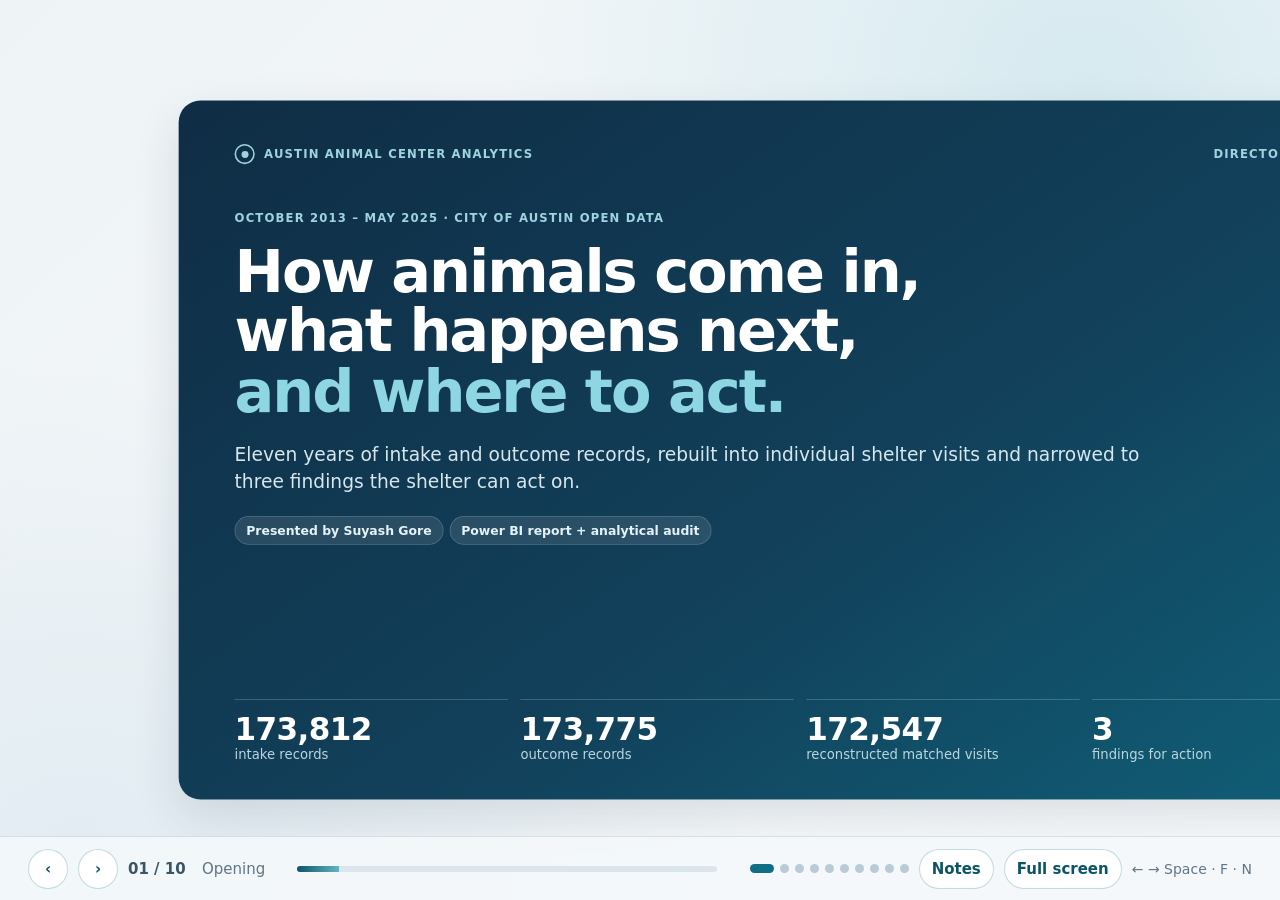
<file: website/index.html>
<!doctype html>
<html lang="en-GB">
<head>
<meta charset="utf-8">
<meta name="viewport" content="width=device-width, initial-scale=1">
<title>Austin Animal Center — From Records to Action</title>
<meta name="description" content="Executive presentation: how animals enter Austin Animal Center, what happens next, and where operational action may help.">
<link rel="stylesheet" href="css/presentation.css">
</head>
<body>
<div class="viewport">
<main class="stage" id="stage">

<!-- ============ 1. OPENING ============ -->
<section class="slide cover active" data-title="Opening">
  <div class="top"><div class="brand"><span class="mark"></span>Austin Animal Center Analytics</div><span class="kicker">Director briefing</span></div>
  <div class="body">
    <p class="kicker" style="margin-top:40px">October 2013 – May 2025 · City of Austin open data</p>
    <h1 style="margin:18px 0 26px">How animals come in,<br>what happens next,<br><span class="accent">and where to act.</span></h1>
    <p class="lead">Eleven years of intake and outcome records, rebuilt into individual shelter visits and narrowed to three findings the shelter can act on.</p>
    <div style="margin-top:22px"><span class="pill">Presented by Suyash Gore</span><span class="pill">Power BI report + analytical audit</span></div>
    <div class="cover-kpis">
      <div><b>173,812</b><span>intake records</span></div>
      <div><b>173,775</b><span>outcome records</span></div>
      <div><b>172,547</b><span>reconstructed matched visits</span></div>
      <div><b>3</b><span>findings for action</span></div>
    </div>
  </div>
  <aside class="speaker" hidden>Open with the director's question. Eleven years of records, rebuilt into visits, narrowed to three actionable findings. ~45 s.</aside>
</section>

<!-- ============ 2. DIRECTOR'S QUESTIONS ============ -->
<section class="slide" data-title="The director's questions">
  <div class="top"><div class="brand"><span class="mark"></span>The business problem</div><span class="kicker">02</span></div>
  <h2>The director's questions</h2>
  <p class="sub">“You are the analyst for an animal shelter. The director wants to know how animals come in, what happens to them, and where to act.”</p>
  <div class="body">
    <div class="grid g3">
      <div class="panel"><div class="eyebrow">How do animals come in?</div><p>Volume, intake type and seasonality — what demand the shelter faces and how it has changed.</p></div>
      <div class="panel"><div class="eyebrow">What happens to them?</div><p>Adoption, return to owner, transfer and other outcomes — measured per visit, not per record.</p></div>
      <div class="panel"><div class="eyebrow">Where should we act?</div><p>Patterns the shelter can influence, backed by evidence strong enough to defend.</p></div>
    </div>
    <div class="grid g2" style="margin-top:18px">
      <div class="panel">
        <h3>Source data</h3>
        <ul class="clean">
          <li><strong>Intakes:</strong> 173,812 records · 01-10-2013 to 04-05-2025</li>
          <li><strong>Outcomes:</strong> 173,775 records · 01-10-2013 to 05-05-2025</li>
          <li>Public City of Austin open-data extract; 2013 and 2025 are <strong>partial years</strong></li>
        </ul>
      </div>
      <div class="panel">
        <h3>Assignment scope</h3>
        <ul class="clean">
          <li>A 2–3 page Power BI report using both datasets</li>
          <li>A model linking intakes to outcomes, a date table and length of stay per visit</li>
          <li>Trend with year-over-year comparison; slicers for animal type, intake type and date</li>
          <li><strong>Three findings the director should act on</strong></li>
        </ul>
      </div>
    </div>
  </div>
  <aside class="speaker" hidden>Frame the brief: three questions, two datasets, partial first and last years. The mandatory report elements are covered in the Power BI demo; today's focus is the third question — where to act.</aside>
</section>

<!-- ============ 3. CHOOSING THE RIGHT PROBLEMS ============ -->
<section class="slide dense" data-title="Choosing the right problems">
  <div class="top"><div class="brand"><span class="mark"></span>Prioritisation</div><span class="kicker">03</span></div>
  <h2>Choosing the right problems</h2>
  <p class="sub">15 candidate opportunities, each scored 1–5 on six criteria: business relevance · data availability · data reliability · analytical depth · actionability · interpretation safety.</p>
  <div class="body">
    <div class="split" style="grid-template-columns:1.2fr .8fr">
      <div class="panel" style="padding:16px 20px">
        <table class="rank">
          <thead><tr><th>#</th><th>Opportunity</th><th class="barcell">Score</th><th style="text-align:right">/ 30</th></tr></thead>
          <tbody>
            <tr class="pick"><td>1</td><td>Owner surrender patterns <span class="choose">· Finding 2</span></td><td class="barcell"><div class="bar" style="width:93%"></div></td><td class="num">28</td></tr>
            <tr><td>2</td><td>Intake volume and seasonality</td><td class="barcell"><div class="bar" style="width:87%"></div></td><td class="num">26</td></tr>
            <tr><td>3</td><td>Adoption outcomes</td><td class="barcell"><div class="bar" style="width:87%"></div></td><td class="num">26</td></tr>
            <tr class="pick"><td>4</td><td>Length of stay <span class="choose">· Finding 1</span></td><td class="barcell"><div class="bar" style="width:87%"></div></td><td class="num">26</td></tr>
            <tr class="pick"><td>5</td><td>Return-to-owner outcomes <span class="choose">· Finding 3</span></td><td class="barcell"><div class="bar" style="width:83%"></div></td><td class="num">25</td></tr>
            <tr><td>6</td><td>Intake-to-outcome throughput</td><td class="barcell"><div class="bar" style="width:80%"></div></td><td class="num">24</td></tr>
            <tr><td>7</td><td>Stray animal intake patterns</td><td class="barcell"><div class="bar" style="width:77%"></div></td><td class="num">23</td></tr>
            <tr><td>8</td><td>Age-based outcome patterns</td><td class="barcell"><div class="bar" style="width:77%"></div></td><td class="num">23</td></tr>
          </tbody>
        </table>
        <p class="footnote" style="padding-top:8px">Ranks 9–15: repeat visits 23 · long-stay animals 22 · euthanasia 21 · intake condition 21 · transfer dependency 20 · death / other non-live 18 · breed 14.</p>
      </div>
      <div style="display:flex;flex-direction:column;gap:14px">
        <div class="panel tint">
          <h3>Why these three</h3>
          <ul class="clean">
            <li>Strong evidence that holds under every matching scenario tested</li>
            <li>A lever the shelter controls</li>
            <li>A definition that can be stated and defended in one sentence</li>
          </ul>
        </div>
        <div class="panel">
          <h3>Deliberately not selected</h3>
          <ul class="clean">
            <li><strong>Breed patterns</strong> — unreliable visual labels, stigma risk</li>
            <li><strong>Live-release rate</strong> — official formula not verified</li>
            <li><strong>Cause of the 2020 drop</strong> — not identifiable from the data</li>
          </ul>
        </div>
        <div class="callout caveat">Volume and seasonality ranked highly and appear in the report as context; they describe demand rather than a shelter lever.</div>
      </div>
    </div>
  </div>
  <aside class="speaker" hidden>Explain the scoring, then why the three: evidence, lever, defensible definition. Mention what was rejected and why. These are my recommended findings — not yet endorsed by the director.</aside>
</section>

<!-- ============ 4. TRUSTWORTHY FOUNDATION ============ -->
<section class="slide" data-title="A trustworthy foundation">
  <div class="top"><div class="brand"><span class="mark"></span>Data foundation</div><span class="kicker">04</span></div>
  <h2>Building a trustworthy foundation</h2>
  <p class="sub">The source tables record <strong>events</strong>. One animal can arrive and leave many times, so joining intakes to outcomes on Animal ID alone would pair the wrong records.</p>
  <div class="body">
    <div class="flow">
      <div class="step"><h3>Source events</h3><div class="n">173,812</div><div class="t">intake records</div><div class="n" style="margin-top:8px">173,775</div><div class="t">outcome records</div></div>
      <div class="arrow">→</div>
      <div class="step"><h3>Audit &amp; clean</h3><div class="t">Exact duplicates removed (36 intake, 26 outcome) · dates and data types standardised · quality issues flagged, not deleted</div><div class="n" style="margin-top:8px;font-size:28px">173,776 · 173,749</div><div class="t">analytic intake · outcome events</div></div>
      <div class="arrow">→</div>
      <div class="step"><h3>Reconstruct visits</h3><div class="t">Chronological matching: an intake pairs with the animal's next outcome, unless the animal was taken in again first</div></div>
      <div class="arrow">→</div>
      <div class="step" style="background:var(--teal-soft)"><h3>Candidate visits</h3><div class="n">174,978</div><div class="t"><strong>172,547</strong> matched visits<br>1,229 intake-only · 1,202 outcome-only</div></div>
    </div>
    <div class="grid g3" style="margin-top:20px">
      <div class="callout"><b>Why the analytical tables differ from the source.</b> I audited and cleaned the originals, removed exact duplicates, standardised dates and types, and rebuilt individual visits. The Power BI model is built on those visit and event tables.</div>
      <div class="callout caveat"><b>Not every record has a partner.</b> Intake-only rows are mostly animals still in care when the extract ends; outcome-only rows mostly relate to intakes before October 2013. They are kept and reported, not forced.</div>
      <div class="callout caveat"><b>225 same-day pairs left unconfirmed.</b> Where an outcome was logged a few hours before a same-day intake, the data cannot prove one visit, so these are excluded from confirmed matches. Results barely change either way.</div>
    </div>
  </div>
  <aside class="speaker" hidden>Key message: events vs visits. Explain duplicates, standardisation and chronological matching in plain language. Be clear that unmatched records exist and are kept. Keep this under 90 seconds.</aside>
</section>

<!-- ============ 5. ANALYTICAL APPROACH ============ -->
<section class="slide" data-title="Analytical approach">
  <div class="top"><div class="brand"><span class="mark"></span>Approach</div><span class="kicker">05</span></div>
  <h2>Analytical approach</h2>
  <p class="sub">Each question is answered at the right level of detail, with definitions fixed before looking at results.</p>
  <div class="body">
    <div class="grid g3">
      <div class="panel"><div class="eyebrow">Two levels of analysis</div><h3>Events and visits</h3><p><strong>Events</strong> answer volume questions — how many animals came in or left. <strong>Visits</strong> answer journey questions — how long, and how it ended. Event shares are never treated as conversion rates.</p></div>
      <div class="panel"><div class="eyebrow">Length of stay</div><h3>Intake to final recorded outcome</h3><p>Measured on matched visits only. Medians are used because stays are highly skewed: median 6.00 days, 90th percentile 55.56 days. It is <strong>not</strong> confirmed kennel time — foster periods are not recorded.</p></div>
      <div class="panel"><div class="eyebrow">Time comparisons</div><h3>Like-for-like periods</h3><p>The extract ends 05-05-2025, so 2013 and 2025 are partial. Year-over-year uses complete years only; findings compare a <strong>2014–2019 baseline</strong> with recent years.</p></div>
    </div>
    <div class="panel tint" style="margin-top:20px">
      <h3>From question to evidence</h3>
      <div class="grid g3" style="gap:14px">
        <p><strong>Where is capacity going?</strong><br>Dog time to final outcome by intake cohort → Finding 1</p>
        <p><strong>Why do animals come back?</strong><br>Owner surrenders whose previous visit ended in adoption → Finding 2</p>
        <p><strong>Are lost dogs getting home?</strong><br>Share of stray-dog visits ending in return to owner → Finding 3</p>
      </div>
    </div>
    <p class="footnote">Every figure in this presentation is reproducible from the project's Python pipeline and validated outputs; findings were tested against alternative matching rules and moved by no more than 0.05 percentage points.</p>
  </div>
  <aside class="speaker" hidden>Events vs visits; LOS definition and its caveat; partial years. Then map each director question to a finding.</aside>
</section>

<!-- ============ 6. FINDING 1 ============ -->
<section class="slide" data-title="Finding 1 — Dog length of stay">
  <div class="top"><div class="brand"><span class="mark"></span>Finding 1 · Length of stay</div><span class="kicker">06</span></div>
  <h2>Dogs now take more than twice as long to reach a final outcome</h2>
  <div class="body">
    <div class="split">
      <div style="display:flex;flex-direction:column;gap:18px">
        <div class="panel">
          <div class="eyebrow">Pooled median, dog matched visits, by intake year</div>
          <div class="headline-kpi"><span class="from">5.12</span><span class="arrow">→</span><span class="to">12.08</span><span class="unit">days</span></div>
          <p class="kpi-label">2014–2019 (61,626 visits) → 2023–2024 (10,134 visits)</p>
        </div>
        <div class="grid g2">
          <div class="panel"><div class="kpi small">4.95 → 8.94<span class="unit">days</span></div><div class="kpi-label">Median for dog visits with no foster subtype on the outcome</div></div>
          <div class="panel"><div class="kpi small">8.67% → 22.58%</div><div class="kpi-label">Share of those dog visits lasting more than 30 days</div></div>
        </div>
        <div class="panel"><div class="eyebrow">Why it matters</div><p>Intake events fell 40% (19,726 in 2019 → 11,815 in 2024), yet the estimated average number of animals between intake and outcome fell only 18% (1,120 → 916). Longer stays are absorbing the capacity freed by lower intake.</p></div>
      </div>
      <div style="display:flex;flex-direction:column;gap:18px">
        <div class="callout action"><b>Recommendation — a long-stay pathway for dogs.</b><br>Review every dog at day 14 and day 30 with a named placement plan (adoption promotion, foster, partner transfer). Track the share of dogs over 30 days monthly as an operating KPI.</div>
        <div class="callout caveat"><b>Interpretation.</b> This is time from intake to the final recorded outcome. Foster placement dates are not recorded, so shelter-only and foster time cannot be separated. The trend holds when foster-subtype outcomes are excluded.</div>
        <div class="callout"><b>What it does not show.</b> The data identifies the change, not its cause. The next step is to break long stays down by intake type, age and outcome category.</div>
      </div>
    </div>
  </div>
  <aside class="speaker" hidden>Lead with 5.12 → 12.08 (pooled median — say the statistic). Robustness: non-foster 4.95 → 8.94, >30 days 8.67% → 22.58%. Capacity argument. Recommendation, then caveat.</aside>
</section>

<!-- ============ 7. FINDING 2 ============ -->
<section class="slide" data-title="Finding 2 — Owner surrender after adoption">
  <div class="top"><div class="brand"><span class="mark"></span>Finding 2 · Owner surrender</div><span class="kicker">07</span></div>
  <h2>About one in four owner surrenders was previously adopted from the shelter</h2>
  <div class="body">
    <div class="split">
      <div style="display:flex;flex-direction:column;gap:18px">
        <div class="panel">
          <div class="eyebrow">Owner-surrender visits, 2016–2024 (27,256)</div>
          <div class="ladder" style="margin-top:10px">
            <div class="rung"><span class="lbl">Any prior adoption</span><div class="track"><div class="fill" style="width:97.8%"></div></div><span class="val">24.46%</span></div>
            <div class="rung"><span class="lbl">Within 30 days</span><div class="track"><div class="fill" style="width:59.6%"></div></div><span class="val">14.89%</span></div>
            <div class="rung"><span class="lbl">Within 7 days</span><div class="track"><div class="fill light" style="width:35.8%"></div></div><span class="val">8.96%</span></div>
          </div>
          <p class="kpi-label" style="margin-top:12px">6,668 · 4,058 · 2,441 visits. Of the returns, 60.86% happened within 30 days of adoption.</p>
        </div>
        <div class="panel"><div class="eyebrow">Definition</div><p>An owner-surrender visit whose <strong>previous matched visit for the same animal</strong> at this shelter ended in adoption. Time is measured from that adoption to the surrender intake.</p></div>
      </div>
      <div style="display:flex;flex-direction:column;gap:18px">
        <div class="callout action"><b>Recommendation — support adopters in the first 30 days.</b><br>Structured check-ins around day 3 and day 14, a behaviour-support line, and a return-prevention conversation before a surrender is accepted. Measure the 30-day return share each month.</div>
        <div class="callout"><b>Why it matters.</b> Most returns happen early, when support is most likely to help — and every avoided return is a kennel that stays free.</div>
        <div class="callout caveat"><b>Interpretation.</b> A prior adoption does not explain <em>why</em> an animal was surrendered — surrender reasons are not recorded. Adoptions before October 2013 are invisible, so 2016 onward is used.</div>
      </div>
    </div>
  </div>
  <aside class="speaker" hidden>24.46% any prior adoption; 14.89% within 30 days; 8.96% within 7 days — all shares of owner surrenders, 2016–2024. Early concentration = window for support. Caveat: reason unknown.</aside>
</section>

<!-- ============ 8. FINDING 3 ============ -->
<section class="slide" data-title="Finding 3 — Stray dog return to owner">
  <div class="top"><div class="brand"><span class="mark"></span>Finding 3 · Reunification</div><span class="kicker">08</span></div>
  <h2>Fewer stray dogs are going home to their owners</h2>
  <div class="body">
    <div class="split">
      <div style="display:flex;flex-direction:column;gap:18px">
        <div class="panel">
          <div class="eyebrow">Share of stray-dog visits ending in return to owner</div>
          <div class="headline-kpi"><span class="from">29.46%</span><span class="arrow">→</span><span class="to">12.51%</span></div>
          <p class="kpi-label">2014–2019 average of annual intake cohorts → 2024</p>
        </div>
        <div class="grid g2">
          <div class="panel"><div class="kpi small">2,036 → 386</div><div class="kpi-label">Stray-dog visits ending in return to owner, 2019 → 2024</div></div>
          <div class="panel"><div class="kpi small">1.82<span class="unit">days</span></div><div class="kpi-label">Median time to return to owner for dogs; 63.5% within 3 days — the fastest way out of the shelter</div></div>
        </div>
      </div>
      <div style="display:flex;flex-direction:column;gap:18px">
        <div class="callout action"><b>Recommendation — reunify at the door.</b><br>Scan every stray dog for a microchip at intake, post found dogs the same day, check owner-contact data quality, and promote the City's free microchip and ID-tag service. Track return-to-owner share alongside field returns.</div>
        <div class="callout"><b>Why it matters.</b> Every reunification ends a stay within days, frees capacity quickly and is the best outcome for the owner.</div>
        <div class="callout caveat"><b>Interpretation.</b> Dogs returned to owners in the field, without a shelter intake, are not in this dataset. A changed mix of dogs reaching the shelter could also lower the share. Verify against operational records before treating it as performance.</div>
      </div>
    </div>
  </div>
  <aside class="speaker" hidden>29.46% → 12.51%; absolute 2,036 → 386. RTO is the fastest exit. Recommendation: reunify at the door. Field-return blind spot — be explicit.</aside>
</section>

<!-- ============ 9. WELFARE, POLICY, ENVIRONMENT ============ -->
<section class="slide dense" data-title="Welfare, policy and environmental context">
  <div class="top"><div class="brand"><span class="mark"></span>Context</div><span class="kicker">09</span></div>
  <h2>Welfare, policy and environmental context</h2>
  <p class="sub" style="margin-bottom:16px">External context frames the findings. It is kept separate from what the data shows.</p>
  <div class="body">
    <div class="grid g4" style="gap:14px">
      <div class="panel" style="padding:18px">
        <span class="tag law">State law</span>
        <p><strong>Texas Health &amp; Safety Code ch. 823</strong> — shelters must meet housing and sanitation standards, separate animals by species, sex and size, and keep healthy animals apart from sick ones; an annual veterinary inspection is required.<sup>1</sup></p>
        <p style="margin-top:8px"><strong>Safe Outdoor Dogs Act (SB 5, 2021)</strong> — restrained dogs need adequate shelter, shade and drinkable water; chains are prohibited.<sup>2</sup></p>
      </div>
      <div class="panel" style="padding:18px">
        <span class="tag city">City ordinance &amp; policy</span>
        <p><strong>Stray hold</strong> — about three days (72 hours) before a stray can be adopted or transferred; owner surrenders transfer to the City immediately.<sup>3</sup></p>
        <p style="margin-top:8px"><strong>95% live-outcome commitment</strong> (2019); a 2024 code change excludes wildlife such as coyotes, raccoons and bats from that reporting.<sup>4</sup></p>
      </div>
      <div class="panel" style="padding:18px">
        <span class="tag guide">Official findings &amp; guidance</span>
        <p><strong>City Auditor, Sept 2023</strong> — the shelter's welfare priorities conflict, and it frequently limited intake because of space.<sup>5</sup></p>
        <p style="margin-top:8px"><strong>Public health</strong> — bats and skunks are typically the main rabies sources in Texas<sup>6</sup>; CDC advises shade, fresh water and never leaving pets in cars in extreme heat.<sup>7</sup></p>
      </div>
      <div class="panel" style="padding:18px;background:var(--amber-soft);border-color:rgba(183,121,31,.25)">
        <span class="tag data">What our data shows</span>
        <p>Longer dog stays (Finding 1) bear directly on space — the pressure the audit describes.</p>
        <p style="margin-top:8px">87% of wildlife-intake visits end in euthanasia, mostly recorded as rabies risk — consistent with the public-health context, and the reason wildlife is reported separately.</p>
        <span class="tag hypo" style="margin-top:10px">Hypothesis only</span>
        <p>Heat and weather may affect welfare before intake; the dataset records no diagnoses or exposures, so this is not a finding.</p>
      </div>
    </div>
    <p class="sources" style="margin-top:14px">
      1 <a href="https://statutes.capitol.texas.gov/SOTWDocs/HS/htm/HS.823.htm">Tex. Health &amp; Safety Code §823.003</a> ·
      2 <a href="https://capitol.texas.gov/tlodocs/873/billtext/html/SB00005F.htm">SB 5, 87th Leg., 3rd C.S.</a> ·
      3 <a href="https://www.austintexas.gov/animal-services/reclaim-your-pet">Austin Animal Services — Reclaim your pet</a>;
        <a href="https://www.austintexas.gov/animal-services/ordinance-change-faqs">Ordinance change FAQs</a> ·
      4 <a href="https://www.austintexas.gov/animal-services/ordinance-change-faqs">Ordinance change FAQs</a> ·
      5 <a href="https://austintexas.gov/sites/default/files/files/Auditor/Audit_Reports/Austin_Animal_Center_September_2023.pdf">Office of the City Auditor, Austin Animal Center (Sept 2023)</a> ·
      6 <a href="https://www.dshs.texas.gov/sites/default/files/IDCU/disease/rabies/cases/Reports/epi-annual-rabies-2025.pdf">Texas DSHS annual rabies report</a> ·
      7 <a href="https://www.cdc.gov/heat-health/risk-factors/heat-and-pets.html">CDC — Heat and Pets</a>.
      Compiled 25-11-2026 from summaries of these official sources; the pages could not be opened directly from the build environment, so wording should be checked against the source before it is quoted. Not legal advice.
    </p>
  </div>
  <aside class="speaker" hidden>Four columns: state law, city policy, official findings and guidance, our data. Stress the separation: context, not findings. Do not claim the data proves health exposures.</aside>
</section>

<!-- ============ 10. RECOMMENDATIONS ============ -->
<section class="slide" data-title="Recommendations and conclusion">
  <div class="top"><div class="brand"><span class="mark"></span>Action plan</div><span class="kicker">10</span></div>
  <h2>From records to action</h2>
  <div class="body">
    <div class="grid g3">
      <div class="panel">
        <div class="eyebrow">Priority 1 · capacity</div>
        <h3>Dog long-stay pathway</h3>
        <p>Day-14 and day-30 case reviews with a placement plan.</p>
        <p style="margin-top:8px"><strong>Monitor:</strong> share of dog visits over 30 days (no foster subtype) — baseline 22.58% for 2023–2024.</p>
      </div>
      <div class="panel">
        <div class="eyebrow">Priority 2 · prevention</div>
        <h3>First-30-days adopter support</h3>
        <p>Early check-ins, behaviour support and return-prevention conversations.</p>
        <p style="margin-top:8px"><strong>Monitor:</strong> share of owner surrenders adopted within the previous 30 days — baseline 14.89% for 2016–2024.</p>
      </div>
      <div class="panel">
        <div class="eyebrow">Priority 3 · reunification</div>
        <h3>Reunify at the door</h3>
        <p>Microchip scans at intake, same-day posting, owner-contact data quality.</p>
        <p style="margin-top:8px"><strong>Monitor:</strong> return-to-owner share of stray-dog visits — baseline 12.51% in 2024 — alongside field returns.</p>
      </div>
    </div>
    <div class="grid g2" style="margin-top:18px">
      <div class="callout caveat"><b>Limits to keep in view.</b> Length of stay is time to the final recorded outcome, not kennel time. Surrender reasons and field returns are not recorded. 2013 and 2025 are partial years. The outcome grouping in the report is provisional, not the City's live-release rate. These are descriptive patterns, not causes.</div>
      <div class="callout"><b>Data that would sharpen the picture.</b> Foster start and end dates, recorded surrender reasons, and field reunifications — each would turn a well-supported pattern into a measurable operating metric.</div>
    </div>
    <div class="panel tint" style="margin-top:18px;text-align:center;padding:20px">
      <p style="font-size:26px;line-height:1.4;color:var(--navy);font-weight:600">Three findings, three levers: get long-stay dogs moving, support adopters early, and get lost dogs home faster.</p>
      <p style="margin-top:6px">Next: the Power BI report — how the director can explore these patterns.</p>
    </div>
  </div>
  <aside class="speaker" hidden>Prioritised plan with a baseline KPI for each. Limits in one breath. Closing line, then switch to Power BI Desktop.</aside>
</section>

</main>
</div>

<aside class="notes" id="notes" aria-live="polite"><h4>Presenter notes · press N to hide</h4><div id="notes-body"></div></aside>

<footer class="controls">
  <div class="cg">
    <button class="btn" id="prev" type="button" aria-label="Previous slide">‹</button>
    <button class="btn" id="next" type="button" aria-label="Next slide">›</button>
    <span class="counter" id="counter">01 / 10</span>
    <span class="title-now" id="title-now"></span>
  </div>
  <div class="progress" aria-hidden="true"><i id="progress"></i></div>
  <div class="cg">
    <div class="dots" id="dots"></div>
    <button class="btn" id="notes-btn" type="button" aria-label="Toggle presenter notes">Notes</button>
    <button class="btn" id="fs" type="button" aria-label="Toggle full screen">Full screen</button>
    <span class="hint">← → Space · F · N</span>
  </div>
</footer>

<script src="js/presentation.js"></script>
</body>
</html>
</file>
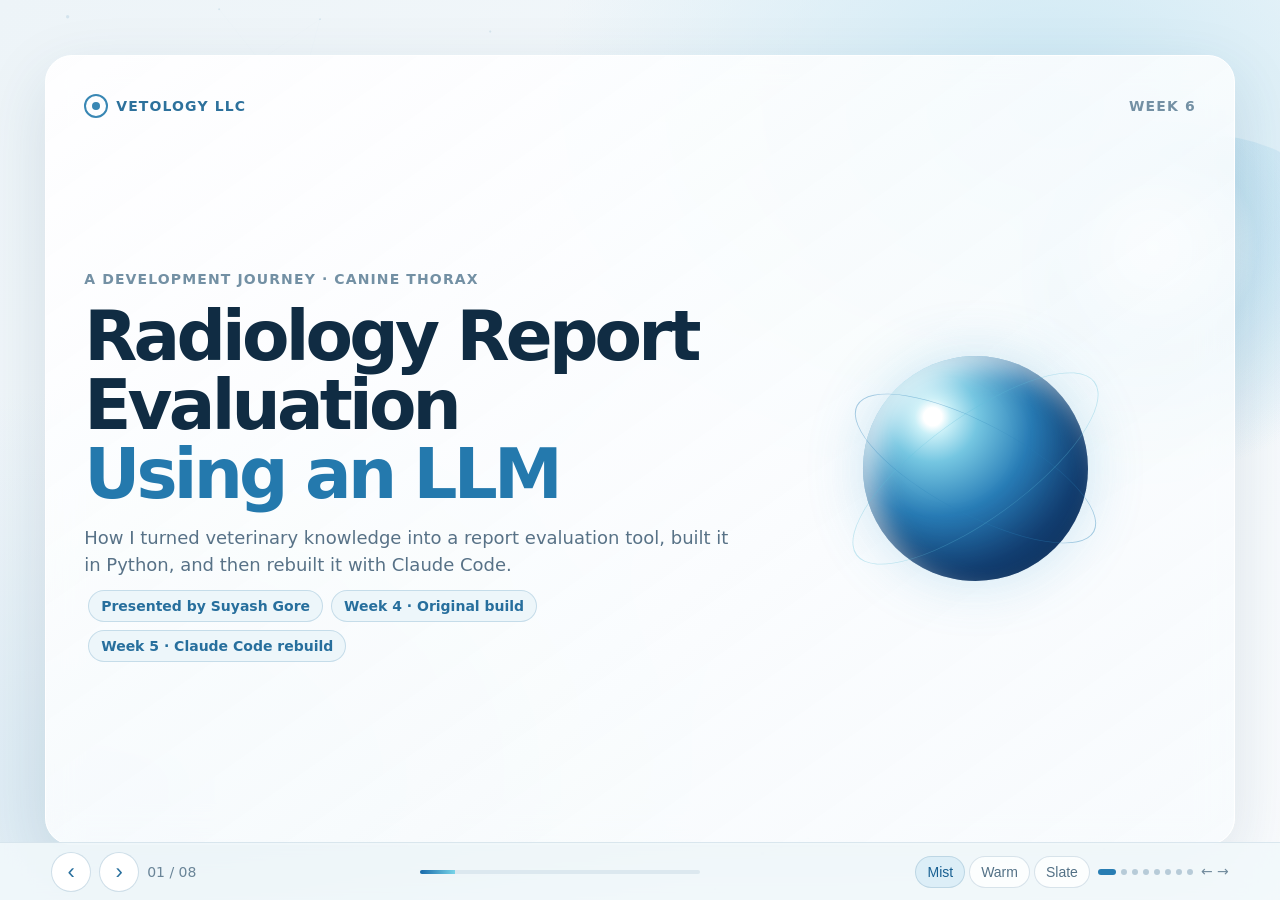
<file: references/design/Vetology_Week6_Presentation.html>
<!doctype html><html lang="en"><head><meta charset="utf-8"><meta name="viewport" content="width=device-width,initial-scale=1"><title>Vetology | Radiology Report Evaluation Using an LLM</title>
<style>
:root{--bg:#edf4f8;--paper:#f9fbfd;--ink:#102c43;--muted:#587287;--blue:#176aa6;--line:rgba(27,91,132,.16);--card:rgba(255,255,255,.8);--shadow:0 22px 65px rgba(23,70,103,.13)}
*{box-sizing:border-box}html,body{margin:0;width:100%;height:100%;overflow:hidden}body{font-family:Inter,system-ui,"Segoe UI",sans-serif;color:var(--ink);background:radial-gradient(ellipse at 82% 12%,#cce8f4 0,transparent 34%),radial-gradient(ellipse at 8% 88%,#dbeaf3 0,transparent 36%),linear-gradient(135deg,var(--bg),var(--paper))}
body[data-theme=warm]{--bg:#f5f0e8;--paper:#fffdf8;--ink:#352f28;--muted:#786d60;--blue:#527e9d;--line:rgba(94,81,63,.16)}body[data-theme=slate]{--bg:#e8edf2;--paper:#f6f8fa;--ink:#1b2d3d;--muted:#5c6f80;--blue:#315f86;--line:rgba(35,73,104,.16)}
#particles{position:fixed;inset:0;z-index:0;pointer-events:none;opacity:.4}.orb{position:fixed;width:350px;height:350px;right:-100px;top:15%;border-radius:50%;background:radial-gradient(circle at 35% 32%,#fff,rgba(92,177,220,.2) 32%,transparent 70%);animation:float 12s infinite ease-in-out}@keyframes float{50%{transform:translate(-24px,20px) scale(1.06)}}
.deck{position:relative;z-index:1;width:100%;height:100%;display:grid;place-items:center;padding:20px 4vw 70px}.slide{position:absolute;width:min(1240px,93vw);height:min(790px,calc(100vh - 105px));padding:clamp(20px,3vw,44px);border:1px solid #fff;border-radius:27px;background:linear-gradient(145deg,rgba(255,255,255,.91),rgba(247,251,253,.8));box-shadow:var(--shadow);backdrop-filter:blur(17px);opacity:0;visibility:hidden;transform:translateX(55px) rotateY(-4deg) scale(.98);transition:.5s;overflow:hidden;display:flex;flex-direction:column}.slide.active{opacity:1;visibility:visible;transform:none}.slide.exit{transform:translateX(-55px) rotateY(4deg) scale(.98);opacity:0}
.top{display:flex;justify-content:space-between;align-items:center;margin-bottom:clamp(8px,1.5vh,17px);position:relative;z-index:1}.brand{font-size:11px;letter-spacing:.15em;font-weight:850;color:#2d719c;text-transform:uppercase;display:flex;align-items:center;gap:8px}.mark{width:24px;height:24px;border:2px solid #3987b4;border-radius:50%;display:grid;place-items:center}.mark:after{content:"";width:8px;height:8px;border-radius:50%;background:#3987b4}.kicker{font-size:10px;letter-spacing:.15em;text-transform:uppercase;color:#7390a4;font-weight:850}h1,h2,h3,p{margin-top:0;position:relative;z-index:1}h1{font-size:clamp(36px,5.4vw,70px);line-height:1;letter-spacing:-.055em;margin:15px 0}h2{font-size:clamp(27px,3.4vw,43px);line-height:1.05;letter-spacing:-.045em;margin:4px 0 12px}h3{font-size:clamp(13px,1.25vw,16px);margin:0 0 6px}p{font-size:clamp(11px,1.05vw,14px);line-height:1.45;color:var(--muted);margin-bottom:8px}.lead{font-size:clamp(14px,1.5vw,18px);max-width:780px}.small{font-size:9px;color:#728b9d;line-height:1.35}.pill{display:inline-block;padding:6px 9px;border:1px solid rgba(37,117,167,.2);border-radius:30px;background:#edf6fa;color:#276f9d;font-size:10px;font-weight:750;margin:3px}
.grid{display:grid;gap:11px;position:relative;z-index:1}.g2{grid-template-columns:repeat(2,minmax(0,1fr))}.g3{grid-template-columns:repeat(3,minmax(0,1fr))}.panel{background:var(--card);border:1px solid var(--line);border-radius:16px;padding:clamp(11px,1.4vw,17px);min-width:0;box-shadow:0 7px 24px rgba(32,77,110,.045)}.eyebrow{font-size:9px;letter-spacing:.13em;text-transform:uppercase;color:#7190a5;font-weight:850;margin-bottom:7px}.metric{font-size:clamp(23px,2.8vw,36px);font-weight:850;letter-spacing:-.05em;color:#175f91;line-height:1}.label{font-size:10px;color:#71899a;margin-top:4px}.flow{display:flex;align-items:center;gap:6px;margin:8px 0;position:relative;z-index:1}.step{flex:1;min-width:0;text-align:center;padding:10px 6px;border-radius:11px;background:rgba(38,122,174,.08);border:1px solid rgba(38,122,174,.16);font-size:clamp(9px,.88vw,11px);font-weight:750;color:#285e82;line-height:1.25}.arrow{color:#70a8c8;font-weight:800}.callout{border-left:3px solid #3d95c4;padding:9px 12px;background:rgba(74,157,201,.08);border-radius:0 10px 10px 0;color:#45677e;font-size:clamp(10px,.95vw,12px);line-height:1.4;position:relative;z-index:1}.warn{border-color:#d19a4b;background:rgba(209,154,75,.09)}.two{display:grid;grid-template-columns:1fr 1fr;gap:13px;flex:1;min-height:0}.matrix{display:grid;grid-template-columns:1fr 1fr;gap:5px;max-width:300px;margin:8px auto}.cell{background:rgba(40,129,177,.09);border:1px solid rgba(40,129,177,.15);border-radius:10px;text-align:center;padding:10px 6px}.cell b{display:block;font-size:clamp(19px,2.2vw,27px);color:#165f91}.cell span{font-size:8px;letter-spacing:.07em;color:#68869a;text-transform:uppercase}.books{display:grid;grid-template-columns:1fr 1fr;gap:6px;min-height:0}.book{border:1px solid var(--line);border-radius:9px;padding:7px 8px;background:#ffffff9c}.book b{display:block;font-size:9px;line-height:1.2;color:#285d80}.book span{display:block;font-size:8px;line-height:1.25;color:#6d879a;margin-top:3px}.spherewrap{display:grid;place-items:center;position:relative;height:290px}.sphere{width:clamp(150px,19vw,225px);aspect-ratio:1;border-radius:50%;background:radial-gradient(circle at 31% 27%,#fff 0 4%,#c8eff7 8%,#75c6e1 20%,#287db7 44%,#174a83 70%,#102f59);box-shadow:inset -25px -28px 45px #051d3f55,inset 13px 14px 25px #ffffffb3,0 0 55px #49a6d344;animation:spin 22s linear infinite;position:relative}.sphere:before,.sphere:after{content:"";position:absolute;inset:18px -22px;border:1px solid #2880b766;border-radius:50%;transform:rotate(28deg) scaleY(.48)}.sphere:after{inset:34px -35px;transform:rotate(-36deg) scaleY(.65);border-color:#5dbed855}@keyframes spin{to{transform:rotate(360deg)}}
.bookspace{display:flex;flex-direction:column;justify-content:center;min-height:0}.controls{position:fixed;z-index:10;bottom:0;left:0;right:0;height:58px;padding:0 4vw;display:flex;align-items:center;justify-content:space-between;background:#f2f8fbdc;backdrop-filter:blur(15px);border-top:1px solid rgba(41,99,137,.12)}.cg{display:flex;align-items:center;gap:8px}.nav{width:34px;height:34px;border:1px solid #20689738;border-radius:50%;background:white;color:#286f9d;font-size:18px;cursor:pointer}.counter{font-size:10px;color:#6a8598;min-width:43px}.progress{width:min(280px,25vw);height:4px;background:#dce8ef;border-radius:9px;overflow:hidden}.progress i{display:block;height:100%;width:0;background:linear-gradient(90deg,#1769aa,#78d4e8);transition:.35s}.dots{display:flex;gap:5px}.dots button{width:6px;height:6px;border:0;border-radius:10px;background:#b7cbd8;padding:0}.dots button.active{width:18px;background:#287db3}.themes{display:flex;gap:4px}.themes button{border:1px solid var(--line);border-radius:20px;background:#ffffffb8;padding:5px 8px;color:#537186;font-size:9px;cursor:pointer}.themes button.active{background:#dceef7;color:#175f91}
/* Review draft: presentation-readable typography and calmer hierarchy */
.brand,.kicker,.small,.pill,.eyebrow,.label,.step,.callout,.cell span,.book b,.book span,.counter,.themes button {font-size:14px !important}
p{font-size:14px;line-height:1.5}
p.lead{font-size:18px !important;line-height:1.5}
h3{font-size:17px !important;line-height:1.25}
.brand{letter-spacing:.08em}
.kicker,.eyebrow{letter-spacing:.08em}
.small{line-height:1.4}
.pill{padding:7px 12px;margin:4px}
.panel{padding:clamp(14px,1.6vw,20px);border-radius:18px}
.book{padding:10px 11px;border-radius:11px}
.book b{line-height:1.3}
.book span{line-height:1.35}
.step{line-height:1.35;padding:12px 8px}
.callout{line-height:1.5;padding:12px 14px}
.label{line-height:1.3}
.cell{padding:12px 8px}
.cell span{letter-spacing:.02em;line-height:1.25}
.themes button{padding:7px 11px}
.nav{width:40px;height:40px;font-size:22px}
.counter{min-width:58px}
@media(max-width:760px){
  .brand,.kicker,.small,.pill,.eyebrow,.label,.step,.callout,.cell span,.book b,.book span,.counter,.themes button{font-size:14px !important}
  .book{padding:8px}
  .panel{padding:12px}
  .two{gap:9px}
}
@media(max-width:760px){.slide{width:96vw;height:calc(100vh - 76px);padding:16px;border-radius:18px}.deck{padding:8px 2vw 62px}.two{grid-template-columns:1fr;gap:7px}.books{gap:4px}.book{padding:5px}.spherewrap{display:none}.g3{grid-template-columns:1fr 1fr}.dots{display:none}.themes button{font-size:8px;padding:5px}.hint{display:none}}
@media(max-height:680px){.slide{padding:17px 24px}.top{margin-bottom:6px}h2{font-size:26px;margin-bottom:7px}.panel{padding:9px}.flow{margin:5px 0}.step{padding:7px 4px}.spherewrap{height:210px}}
</style></head><body data-theme="mist"><canvas id="particles"></canvas><div class="orb"></div><main class="deck">
<section class="slide active"><div class="top"><div class="brand"><span class="mark"></span> Vetology LLC</div><span class="kicker">Week 6</span></div><div style="display:grid;grid-template-columns:1.2fr .8fr;align-items:center;gap:10px;flex:1"><div><div class="kicker">A development journey · Canine thorax</div><h1>Radiology Report Evaluation<br><span style="color:#2479ad">Using an LLM</span></h1><p class="lead">How I turned veterinary knowledge into a report evaluation tool, built it in Python, and then rebuilt it with Claude Code.</p><span class="pill">Presented by Suyash Gore</span><span class="pill">Week 4 · Original build</span><span class="pill">Week 5 · Claude Code rebuild</span></div><div class="spherewrap"><div class="sphere"></div></div></div></section>
<section class="slide"><div class="top"><div class="brand"><span class="mark"></span> The foundation</div><span class="kicker">01 / Master Prompt V1.3</span></div><h2>Grounding AI in veterinary knowledge.</h2><p class="lead">The Canine Thorax Master Prompt v1.3 was shaped with input from Dr. Parin Candy and informed by veterinary textbooks. Not just simply generic prompting alone.</p><div class="two"><div class="bookspace"><div class="panel"><div class="eyebrow">Why one master prompt?</div><div style="font-size:clamp(18px,2vw,25px);font-weight:850;color:#1a5d8b;line-height:1.2">One consistent instruction framework across 20 conditions. Saves from tokenmaxxing.</div><p style="margin-top:8px">It defines the AI's role, task, guidelines, condition definitions, expected output, restrictions and handling of uncertain cases.</p></div><div class="flow"><div class="step">Veterinary references</div><div class="arrow">→</div><div class="step">Knowledge extraction</div><div class="arrow">→</div><div class="step">Master Prompt V1.3</div></div><div class="callout">A reusable prompt avoids repeating large blocks of condition-specific instructions and supports consistency.</div></div><div class="bookspace"><div class="eyebrow">Textbook knowledge base · 10 references</div><div class="books">
<div class="book"><b>Thrall's Textbook of Veterinary Diagnostic Radiology, 8th Ed.</b><span>Disease processes across X-ray, ultrasound, CT and MRI.</span></div>
<div class="book"><b>BSAVA Manual of Canine and Feline Radiography and Radiology</b><span>Common conditions, normal variants and structured reporting.</span></div>
<div class="book"><b>Practical Veterinary Diagnostic Imaging</b><span>Basic radiographic principles, ultrasound, CT and MRI.</span></div>
<div class="book"><b>BSAVA Manual of Canine and Feline Thoracic Imaging</b><span>Heart, lung and mediastinal pathologies.</span></div>
<div class="book"><b>BSAVA Manual of Canine and Feline Abdominal Imaging</b><span>GI, liver and urinary tract diseases.</span></div>
<div class="book"><b>Small Animal Diagnostic Ultrasound</b><span>Disease definitions linked to sonographic findings.</span></div>
<div class="book"><b>Lavin's Radiography for Veterinary Technicians</b><span>Patient positioning and film-artifact checks.</span></div>
<div class="book"><b>Veterinary Radiology: Basic Principles and Radiographic Positioning</b><span>Core views and anatomical landmarks.</span></div>
<div class="book"><b>Kealy, McAllister & Graham — Diagnostic Radiology and Ultrasonography of the Dog and Cat</b><span>Terminology linking signs to diseases.</span></div>
<div class="book"><b>Thrall & Robertson — Atlas of Normal Radiographic Anatomy and Anatomic Variants</b><span>Normal variations versus true pathology.</span></div></div></div></div></section>
<section class="slide"><div class="top"><div class="brand"><span class="mark"></span> Week 4</div><span class="kicker">02 / Building the application</span></div><h2>From prompt to a working evaluation pipeline.</h2><p class="lead">The original Python application connected Master Prompt V1.3 to an LLM and produced structured predictions that could be evaluated systematically.</p><div class="flow"><div class="step">100 canine thorax reports</div><div class="arrow">→</div><div class="step">Findings · Conclusions · Recommendations</div><div class="arrow">→</div><div class="step">Master Prompt V1.3</div><div class="arrow">→</div><div class="step">OpenAI LLM</div></div><div class="flow"><div class="step">Positive / Negative predictions</div><div class="arrow">→</div><div class="step">Local reference comparison</div><div class="arrow">→</div><div class="step">Confusion matrices & workbooks</div></div><div class="grid g3" style="flex:1;margin-top:12px"><div class="panel"><div class="eyebrow">Scope</div><div class="metric">100 × 20</div><div class="label">cases × health conditions</div><p>2,000 case-condition predictions per matrix.</p></div><div class="panel"><div class="eyebrow">Matrix 1</div><h3>Original Vetology reference</h3><p>Predictions compared with original Vetology condition labels.</p></div><div class="panel"><div class="eyebrow">Matrix 2</div><h3>Gold Standard reference</h3><p>Predictions compared with manually established Gold Standard labels.</p></div></div></section>
<section class="slide"><div class="top"><div class="brand"><span class="mark"></span> Week 4 evaluation</div><span class="kicker">03 / What did the results tell us?</span></div><h2>The same AI predictions can look different against different reference labels.</h2><div class="two"><div class="panel"><div class="eyebrow">Confusion Matrix 1 · Original Vetology labels</div><div class="grid g2"><div><div class="metric">52.05%</div><div class="label">Accuracy</div></div><div><div class="metric">12.20%</div><div class="label">Sensitivity</div></div><div><div class="metric">96.00%</div><div class="label">Specificity</div></div><div><div class="metric">77.11%</div><div class="label">Precision</div></div></div><div class="matrix"><div class="cell"><b>128</b><span>True positive</span></div><div class="cell"><b>38</b><span>False positive</span></div><div class="cell"><b>921</b><span>False negative</span></div><div class="cell"><b>913</b><span>True negative</span></div></div><p class="small">F1-score: 21.07%</p></div><div class="panel"><div class="eyebrow">Confusion Matrix 2 · Gold Standard labels</div><div class="grid g2"><div><div class="metric">96.50%</div><div class="label">Accuracy</div></div><div><div class="metric">80.38%</div><div class="label">Sensitivity</div></div><div><div class="metric">97.88%</div><div class="label">Specificity</div></div><div><div class="metric">76.51%</div><div class="label">Precision*</div></div></div><div class="matrix"><div class="cell"><b>127</b><span>True positive</span></div><div class="cell"><b>39</b><span>False positive</span></div><div class="cell"><b>31</b><span>False negative</span></div><div class="cell"><b>1,803</b><span>True negative</span></div></div><p class="small">F1-score: 78.39%* · *Derived from recorded counts.</p></div></div><div class="callout warn">The higher Matrix 2 scores reflect agreement with a different reference set. They do not mean the model changed or improvement between matrices.</div></section>
<section class="slide"><div class="top"><div class="brand"><span class="mark"></span> Week 5</div><span class="kicker">04 / Claude Code rebuild</span></div><h2>Could an AI coding assistant rebuild the application?</h2><p class="lead">We supplied the existing project, prompt and evaluation requirements, then used Claude Code to inspect, plan and rebuild in a separate Week 5 codebase.</p><div class="two" style="align-items:center"><div><div class="flow"><div class="step">Existing Week 4 app</div><div class="arrow">→</div><div class="step">Claude Code inspection</div></div><div class="flow"><div class="step">Rebuild in Week 5</div><div class="arrow">→</div><div class="step">Human review & corrections</div></div><div class="flow"><div class="step">Local Windows execution</div><div class="arrow">→</div><div class="step">Verified outputs</div></div><div class="callout">The same V1.3 prompt, model configuration and two-matrix methodology were retained for consistency.</div></div><div class="panel"><div class="eyebrow">What changed most?</div><div style="font-size:clamp(22px,2.6vw,34px);font-weight:850;color:#1c6392;line-height:1.12">A more structured, reproducible application.</div><div class="rule"></div><ul class="list"><li>Clearer modular architecture</li><li>Shared condition definitions and evaluation logic</li><li>Both matrix workflows represented in code</li><li>More systematic verification against Week 4 outputs</li></ul></div></div></section>
<section class="slide"><div class="top"><div class="brand"><span class="mark"></span> Week 5 results</div><span class="kicker">05 / Same methodology · new live runs</span></div><h2>The rebuilt application produced results close to the original build.</h2><div class="two"><div class="panel"><div class="eyebrow">Matrix 1 · Original Vetology labels</div><div class="grid g2"><div><div class="metric">52.10%</div><div class="label">Accuracy</div></div><div><div class="metric">12.01%</div><div class="label">Sensitivity</div></div><div><div class="metric">96.32%</div><div class="label">Specificity</div></div><div><div class="metric">78.26%</div><div class="label">Precision</div></div></div><div class="matrix"><div class="cell"><b>126</b><span>True positive</span></div><div class="cell"><b>35</b><span>False positive</span></div><div class="cell"><b>923</b><span>False negative</span></div><div class="cell"><b>916</b><span>True negative</span></div></div><p class="small">F1-score: 20.83%</p></div><div class="panel"><div class="eyebrow">Matrix 2 · Gold Standard labels</div><div class="grid g2"><div><div class="metric">96.60%</div><div class="label">Accuracy</div></div><div><div class="metric">79.75%</div><div class="label">Sensitivity</div></div><div><div class="metric">98.05%</div><div class="label">Specificity</div></div><div><div class="metric">77.78%</div><div class="label">Precision</div></div></div><div class="matrix"><div class="cell"><b>126</b><span>True positive</span></div><div class="cell"><b>36</b><span>False positive</span></div><div class="cell"><b>32</b><span>False negative</span></div><div class="cell"><b>1,806</b><span>True negative</span></div></div><p class="small">F1-score: 78.75%</p></div></div><div class="callout">Live metrics stayed close to Week 4. Small differences do not establish model improvement; they can reflect run-to-run variation.</div></section>
<section class="slide"><div class="top"><div class="brand"><span class="mark"></span> The comparison</div><span class="kicker">06 / What did Claude Code improve?</span></div><h2>The clearest improvement was how the application was organised and checked.</h2><div class="grid g2" style="flex:1"><div class="panel"><div class="eyebrow">Week 4 · Original application</div><h3>Working foundation</h3><ul class="list"><li>Functional end-to-end evaluation pipeline</li><li>Master Prompt V1.3 and structured LLM output</li><li>Two evaluation concepts and recoverable batch runs</li><li>Compact codebase, but duplicated loaders and gaps in evaluation-source provenance</li></ul></div><div class="panel"><div class="eyebrow">Week 5 · Claude Code rebuild</div><h3>Engineering maturity</h3><ul class="list"><li>More modular and reusable architecture</li><li>Matrix 2 evaluator added to codebase</li><li>Parity checks reproduced Week 4 baseline confusion counts</li><li>More systematic automated testing and workflow controls</li></ul></div></div><div class="two"><div class="callout">Claude Code did well: structure, repeatability, evaluation-source completeness and verification.</div><div class="callout warn">Human review remained essential: correcting assumptions, validating methodology, fixing Windows issues and reviewing documentation.</div></div></section>
<section class="slide"><div class="top"><div class="brand"><span class="mark"></span> Conclusion</div><span class="kicker">07 / The takeaway</span></div><div style="display:grid;grid-template-columns:1.1fr .9fr;gap:15px;align-items:center;flex:1"><div><div class="kicker">The human + AI development loop</div><h2 style="font-size:clamp(34px,4.6vw,58px);margin-top:12px">AI can build.<br><span style="color:#2479ad">Human judgement makes it dependable.</span></h2><p class="lead">Week 4 established the working application. Week 5 strengthened its engineering foundations. The most valuable outcome came from combining AI-assisted development with domain-informed prompts, evidence and human oversight.</p></div><div class="panel"><div class="eyebrow">What I learned</div><div class="flow"><div class="step">Domain knowledge</div><div class="arrow">→</div><div class="step">Clear instructions</div></div><div class="flow"><div class="step">Build with AI</div><div class="arrow">→</div><div class="step">Verify with evidence</div></div><div class="flow"><div class="step">Human judgement</div><div class="arrow">→</div><div class="step">Responsible outcome</div></div></div></div><div class="small">Thank you · Vetology LLC</div></section>
</main><footer class="controls"><div class="cg"><button class="nav" id="prev">‹</button><button class="nav" id="next">›</button><span class="counter" id="counter">01 / 08</span></div><div class="progress"><i id="prog"></i></div><div class="cg"><div class="themes"><button class="active" data-theme="mist">Mist</button><button data-theme="warm">Warm</button><button data-theme="slate">Slate</button></div><div class="dots" id="dots"></div><span class="small hint">← →</span></div></footer>
<script>
const ss=[...document.querySelectorAll('.slide')],ds=document.getElementById('dots'),ct=document.getElementById('counter'),pg=document.getElementById('prog');let n=0;ss.forEach((s,i)=>{let b=document.createElement('button');b.onclick=()=>show(i);ds.appendChild(b)});function show(i){n=Math.max(0,Math.min(ss.length-1,i));ss.forEach((s,j)=>{s.classList.toggle('active',j===n);s.classList.toggle('exit',j<n)});[...ds.children].forEach((b,j)=>b.classList.toggle('active',j===n));ct.textContent=String(n+1).padStart(2,'0')+' / '+String(ss.length).padStart(2,'0');pg.style.width=((n+1)/ss.length*100)+'%'}document.getElementById('prev').onclick=()=>show(n-1);document.getElementById('next').onclick=()=>show(n+1);onkeydown=e=>{if(['ArrowRight','PageDown',' '].includes(e.key)){e.preventDefault();show(n+1)}if(['ArrowLeft','PageUp'].includes(e.key)){e.preventDefault();show(n-1)}if(e.key==='Home')show(0);if(e.key==='End')show(ss.length-1)};document.querySelectorAll('.themes button').forEach(b=>b.onclick=()=>{document.body.dataset.theme=b.dataset.theme;document.querySelectorAll('.themes button').forEach(x=>x.classList.toggle('active',x===b))});const c=document.getElementById('particles'),x=c.getContext('2d');let w,h,ps=[];function size(){w=c.width=innerWidth;h=c.height=innerHeight;ps=Array.from({length:48},()=>({x:Math.random()*w,y:Math.random()*h,vx:(Math.random()-.5)*.2,vy:(Math.random()-.5)*.2,r:Math.random()*1.4+.4}))}function draw(){x.clearRect(0,0,w,h);ps.forEach((p,i)=>{p.x+=p.vx;p.y+=p.vy;if(p.x<0||p.x>w)p.vx*=-1;if(p.y<0||p.y>h)p.vy*=-1;x.beginPath();x.arc(p.x,p.y,p.r,0,7);x.fillStyle='#317eab55';x.fill();for(let j=i+1;j<ps.length;j++){let q=ps[j],d=Math.hypot(p.x-q.x,p.y-q.y);if(d<110){x.beginPath();x.moveTo(p.x,p.y);x.lineTo(q.x,q.y);x.strokeStyle='rgba(73,148,188,'+(.08*(1-d/110))+')';x.stroke()}}});requestAnimationFrame(draw)}onresize=size;size();draw();show(0);
</script></body></html>
</file>
<file: website/css/presentation.css>
/* Austin Animal Center — executive presentation
   Design adapted from references/design/Vetology_Week6_Presentation.html (layout language only).
   Fixed 1600 x 900 slide canvas scaled to the viewport on desktop; stacked scrolling layout on narrow screens. */

:root {
  --bg: #eef3f6;
  --paper: #ffffff;
  --ink: #12324a;
  --ink-soft: #3b5568;
  --muted: #5f7787;
  --teal: #0f6f86;
  --teal-dark: #0b5568;
  --teal-soft: #e3f1f4;
  --navy: #0f2d45;
  --amber: #b7791f;
  --amber-soft: #fbf3e6;
  --green: #2f7d5b;
  --green-soft: #e8f4ee;
  --line: rgba(18, 50, 74, 0.12);
  --shadow: 0 24px 60px rgba(15, 45, 69, 0.12);
  --font: "Segoe UI", Inter, system-ui, -apple-system, "Helvetica Neue", Arial, sans-serif;
}

* { box-sizing: border-box; }
html, body { margin: 0; height: 100%; }
body {
  font-family: var(--font);
  color: var(--ink);
  background:
    radial-gradient(ellipse at 85% 8%, #d6eaf0 0, transparent 38%),
    radial-gradient(ellipse at 6% 92%, #e2ecf2 0, transparent 40%),
    linear-gradient(135deg, var(--bg), #f8fafb);
  overflow: hidden;
  -webkit-font-smoothing: antialiased;
}

/* ---------- stage and slides ---------- */
.viewport { position: fixed; inset: 0 0 64px 0; display: grid; place-items: center; }
.stage { position: relative; width: 1600px; height: 900px; transform-origin: center center; }
.slide {
  position: absolute; inset: 0;
  padding: 56px 72px 48px;
  border-radius: 28px;
  background: linear-gradient(150deg, rgba(255,255,255,.97), rgba(248,251,252,.94));
  border: 1px solid #fff;
  box-shadow: var(--shadow);
  display: flex; flex-direction: column;
  opacity: 0; visibility: hidden;
  transform: translateX(40px);
  transition: opacity .45s ease, transform .45s ease, visibility 0s linear .45s;
  overflow: hidden;
}
.slide.active { opacity: 1; visibility: visible; transform: none; transition: opacity .45s ease, transform .45s ease; }
.slide.before { transform: translateX(-40px); }
@media (prefers-reduced-motion: reduce) { .slide, .slide.active { transition: none; } }

/* ---------- slide header ---------- */
.top { display: flex; justify-content: space-between; align-items: center; margin-bottom: 18px; }
.brand { display: flex; align-items: center; gap: 12px; font-size: 15px; font-weight: 700; letter-spacing: .1em; text-transform: uppercase; color: var(--teal); }
.mark { width: 26px; height: 26px; border-radius: 50%; border: 2px solid var(--teal); display: grid; place-items: center; }
.mark::after { content: ""; width: 9px; height: 9px; border-radius: 50%; background: var(--teal); }
.kicker { font-size: 15px; font-weight: 700; letter-spacing: .1em; text-transform: uppercase; color: var(--muted); }

h1, h2, h3, p { margin: 0; }
h1 { font-size: 76px; line-height: 1.02; letter-spacing: -.035em; font-weight: 800; color: var(--navy); }
h1 .accent { color: var(--teal); }
h2 { font-size: 46px; line-height: 1.08; letter-spacing: -.03em; font-weight: 800; color: var(--navy); margin-bottom: 10px; }
h3 { font-size: 22px; line-height: 1.25; font-weight: 700; color: var(--navy); margin-bottom: 8px; }
p, li { font-size: 19px; line-height: 1.5; color: var(--ink-soft); }
.lead { font-size: 24px; line-height: 1.45; color: var(--ink-soft); max-width: 1180px; }
.sub { font-size: 21px; color: var(--muted); margin-bottom: 22px; max-width: 1300px; }
ul.clean { margin: 0; padding-left: 22px; }
ul.clean li { margin-bottom: 6px; }
strong { color: var(--ink); }

/* ---------- building blocks ---------- */
.body { flex: 1; min-height: 0; display: flex; flex-direction: column; }
.grid { display: grid; gap: 18px; }
.g2 { grid-template-columns: repeat(2, minmax(0, 1fr)); }
.g3 { grid-template-columns: repeat(3, minmax(0, 1fr)); }
.g4 { grid-template-columns: repeat(4, minmax(0, 1fr)); }
.split { display: grid; grid-template-columns: 1.05fr .95fr; gap: 26px; flex: 1; min-height: 0; }
.panel { background: var(--paper); border: 1px solid var(--line); border-radius: 18px; padding: 22px 24px; box-shadow: 0 8px 22px rgba(15,45,69,.05); min-width: 0; }
.panel.tint { background: var(--teal-soft); border-color: rgba(15,111,134,.18); }
.eyebrow { font-size: 14px; font-weight: 700; letter-spacing: .1em; text-transform: uppercase; color: var(--teal); margin-bottom: 8px; }
.kpi { font-size: 54px; font-weight: 800; letter-spacing: -.03em; line-height: 1; color: var(--teal-dark); }
.kpi.small { font-size: 40px; }
.kpi .unit { font-size: .45em; font-weight: 700; color: var(--muted); letter-spacing: 0; margin-left: 4px; }
.kpi-label { font-size: 17px; color: var(--muted); margin-top: 8px; line-height: 1.35; }
.headline-kpi { display: flex; align-items: baseline; gap: 22px; flex-wrap: wrap; }
.headline-kpi .from { font-size: 72px; font-weight: 800; color: #7d97a6; letter-spacing: -.03em; }
.headline-kpi .arrow { font-size: 56px; color: var(--teal); font-weight: 700; }
.headline-kpi .to { font-size: 96px; font-weight: 800; color: var(--teal-dark); letter-spacing: -.035em; line-height: 1; }
.headline-kpi .unit { font-size: 34px; font-weight: 700; color: var(--muted); }
.pill { display: inline-block; padding: 8px 14px; margin: 4px 8px 4px 0; border-radius: 30px; background: var(--teal-soft); color: var(--teal-dark); font-size: 16px; font-weight: 600; border: 1px solid rgba(15,111,134,.16); }

.callout { border-left: 4px solid var(--teal); background: rgba(15,111,134,.07); border-radius: 0 12px 12px 0; padding: 14px 18px; font-size: 18px; line-height: 1.5; color: var(--ink-soft); }
.callout.caveat { border-color: var(--amber); background: var(--amber-soft); }
.callout.action { border-color: var(--green); background: var(--green-soft); }
.callout b { color: var(--ink); }
.tag { display: inline-block; font-size: 13px; font-weight: 800; letter-spacing: .08em; text-transform: uppercase; padding: 4px 9px; border-radius: 6px; margin-bottom: 8px; }
.tag.law { background: #e5ecf5; color: #27507e; }
.tag.city { background: var(--teal-soft); color: var(--teal-dark); }
.tag.guide { background: var(--green-soft); color: var(--green); }
.tag.data { background: var(--amber-soft); color: #8a5a12; }
.tag.hypo { background: #f1eef7; color: #5b4a86; }

/* flow diagram */
.flow { display: flex; align-items: stretch; gap: 10px; }
.flow .step { flex: 1; background: var(--paper); border: 1px solid var(--line); border-radius: 16px; padding: 16px 16px 14px; min-width: 0; }
.flow .step .n { font-size: 34px; font-weight: 800; color: var(--teal-dark); letter-spacing: -.02em; line-height: 1.1; }
.flow .step .t { font-size: 16px; color: var(--muted); line-height: 1.35; margin-top: 4px; }
.flow .step h3 { font-size: 19px; margin-bottom: 6px; }
.flow .arrow { align-self: center; color: var(--teal); font-size: 30px; font-weight: 700; }

/* tables */
table.rank { width: 100%; border-collapse: collapse; font-size: 18px; }
table.rank th { text-align: left; font-size: 14px; letter-spacing: .08em; text-transform: uppercase; color: var(--muted); font-weight: 700; padding: 0 10px 8px; border-bottom: 2px solid var(--line); }
table.rank td { padding: 8px 10px; border-bottom: 1px solid var(--line); color: var(--ink-soft); }
table.rank td.num { text-align: right; font-variant-numeric: tabular-nums; font-weight: 700; color: var(--ink); }
table.rank tr.pick td { background: rgba(15,111,134,.07); }
table.rank tr.pick td:first-child { box-shadow: inset 4px 0 0 var(--teal); }
.bar { height: 10px; border-radius: 6px; background: linear-gradient(90deg, var(--teal), #63b4c4); }
.barcell { width: 32%; }
.choose { font-size: 14px; font-weight: 800; color: var(--teal); letter-spacing: .06em; text-transform: uppercase; }

/* timeline / ladders */
.ladder { display: flex; flex-direction: column; gap: 12px; }
.rung { display: grid; grid-template-columns: 150px 1fr 120px; align-items: center; gap: 14px; }
.rung .lbl { font-size: 18px; color: var(--ink-soft); font-weight: 600; }
.rung .track { height: 26px; background: #e7eef2; border-radius: 8px; overflow: hidden; }
.rung .fill { height: 100%; background: linear-gradient(90deg, var(--teal-dark), var(--teal)); border-radius: 8px; }
.rung .fill.light { background: linear-gradient(90deg, #6aa9b8, #9fcbd5); }
.rung .val { font-size: 22px; font-weight: 800; color: var(--teal-dark); text-align: right; font-variant-numeric: tabular-nums; }

.footnote { margin-top: auto; padding-top: 12px; font-size: 14px; line-height: 1.45; color: #6f8593; }
.footnote a { color: var(--teal-dark); }
.sources { font-size: 13px; line-height: 1.45; color: #6f8593; }
.sources a { color: var(--teal-dark); word-break: break-word; }

/* opening slide */
.slide.cover { background: linear-gradient(145deg, #0f2d45 0%, #12405a 55%, #0f6f86 120%); color: #fff; border: 0; }
.slide.cover .brand, .slide.cover .kicker { color: #9fd3de; }
.slide.cover .mark { border-color: #9fd3de; }
.slide.cover .mark::after { background: #9fd3de; }
.slide.cover h1 { color: #fff; }
.slide.cover h1 .accent { color: #8fd6e3; }
.slide.cover .lead { color: #d6e7ee; }
.cover-kpis { display: grid; grid-template-columns: repeat(4, 1fr); gap: 16px; margin-top: auto; }
.cover-kpis div { border-top: 1px solid rgba(255,255,255,.25); padding-top: 14px; }
.cover-kpis b { display: block; font-size: 40px; font-weight: 800; letter-spacing: -.02em; color: #fff; }
.cover-kpis span { font-size: 17px; color: #b9d6e0; }
.slide.cover .pill { background: rgba(255,255,255,.1); color: #e3f3f7; border-color: rgba(255,255,255,.2); }

/* ---------- controls ---------- */
.controls {
  position: fixed; left: 0; right: 0; bottom: 0; height: 64px; z-index: 10;
  display: flex; align-items: center; justify-content: space-between; gap: 20px;
  padding: 0 28px; background: rgba(244, 248, 250, .92); backdrop-filter: blur(12px);
  border-top: 1px solid var(--line);
}
.cg { display: flex; align-items: center; gap: 10px; }
.btn { height: 40px; min-width: 40px; padding: 0 12px; border-radius: 20px; border: 1px solid rgba(15,111,134,.25); background: #fff; color: var(--teal-dark); font: 600 15px var(--font); cursor: pointer; }
.btn:hover { background: var(--teal-soft); }
.btn:focus-visible { outline: 3px solid rgba(15,111,134,.45); outline-offset: 2px; }
.counter { font: 700 15px var(--font); color: var(--ink-soft); min-width: 64px; font-variant-numeric: tabular-nums; }
.title-now { font-size: 15px; color: var(--muted); max-width: 380px; white-space: nowrap; overflow: hidden; text-overflow: ellipsis; }
.progress { flex: 1; max-width: 420px; height: 6px; border-radius: 6px; background: #dbe6ec; overflow: hidden; }
.progress i { display: block; height: 100%; width: 10%; background: linear-gradient(90deg, var(--teal-dark), #63b4c4); transition: width .35s ease; }
.dots { display: flex; gap: 6px; }
.dots button { width: 9px; height: 9px; border-radius: 6px; border: 0; padding: 0; background: #b9cbd5; cursor: pointer; }
.dots button.active { width: 24px; background: var(--teal); }
.hint { font-size: 14px; color: var(--muted); }

/* presenter notes overlay (press N) */
.notes { position: fixed; right: 24px; bottom: 80px; width: min(460px, 90vw); max-height: 45vh; overflow: auto; z-index: 20; background: #0f2d45f2; color: #e8f2f5; border-radius: 16px; padding: 18px 20px; font-size: 16px; line-height: 1.5; box-shadow: var(--shadow); display: none; }
.notes.open { display: block; }
.notes h4 { margin: 0 0 8px; font-size: 13px; letter-spacing: .1em; text-transform: uppercase; color: #8fd6e3; }

/* ---------- narrow screens: stacked, scrollable slides ---------- */
@media (max-width: 900px) {
  .viewport { inset: 0 0 60px 0; display: block; }
  .stage { width: 100%; height: 100%; transform: none !important; }
  .slide { border-radius: 0; padding: 22px 18px 28px; overflow-y: auto; transform: none; }
  .slide.before { transform: none; }
  h1 { font-size: 40px; } h2 { font-size: 30px; } h3 { font-size: 19px; }
  p, li, .callout { font-size: 16px; } .lead { font-size: 18px; } .sub { font-size: 17px; }
  .g2, .g3, .g4, .split, .cover-kpis { grid-template-columns: 1fr; }
  .flow { flex-direction: column; } .flow .arrow { transform: rotate(90deg); }
  .headline-kpi .from { font-size: 40px; } .headline-kpi .to { font-size: 52px; } .headline-kpi .arrow { font-size: 32px; }
  .kpi { font-size: 40px; }
  .rung { grid-template-columns: 110px 1fr 80px; }
  table.rank { font-size: 15px; } .barcell { display: none; }
  .controls { height: 60px; padding: 0 12px; }
  .title-now, .dots, .hint { display: none; }
  .footnote { margin-top: 16px; }
}

/* ---------- presentation scale: larger type, vertically balanced content (desktop) ---------- */
@media (min-width: 901px) {
  .body { justify-content: center; gap: 0; }
  p, li { font-size: 21px; }
  .callout { font-size: 20px; }
  .sub { font-size: 23px; margin-bottom: 26px; }
  h3 { font-size: 24px; }
  .eyebrow { font-size: 15px; }
  .kpi-label { font-size: 18px; }
  .kpi.small { font-size: 42px; }
  .flow .step .t { font-size: 18px; }
  .flow .step h3 { font-size: 21px; }
  .rung .lbl { font-size: 20px; }
  .rung .val { font-size: 25px; }
  .rung .track { height: 30px; }
  .panel { padding: 24px 26px; }
  .grid { gap: 20px; }
  /* dense slides keep the compact scale */
  .slide.dense p, .slide.dense li { font-size: 18.5px; }
  .slide.dense .callout { font-size: 18px; }
  .slide.dense .sub { font-size: 21px; margin-bottom: 16px; }
  .slide.dense table.rank { font-size: 19px; }
  .slide.dense h3 { font-size: 21px; }
}
@media (min-width: 901px) { .grid.g2 .kpi.small { font-size: 38px; white-space: nowrap; } }
.btn { white-space: nowrap; }
</file>
